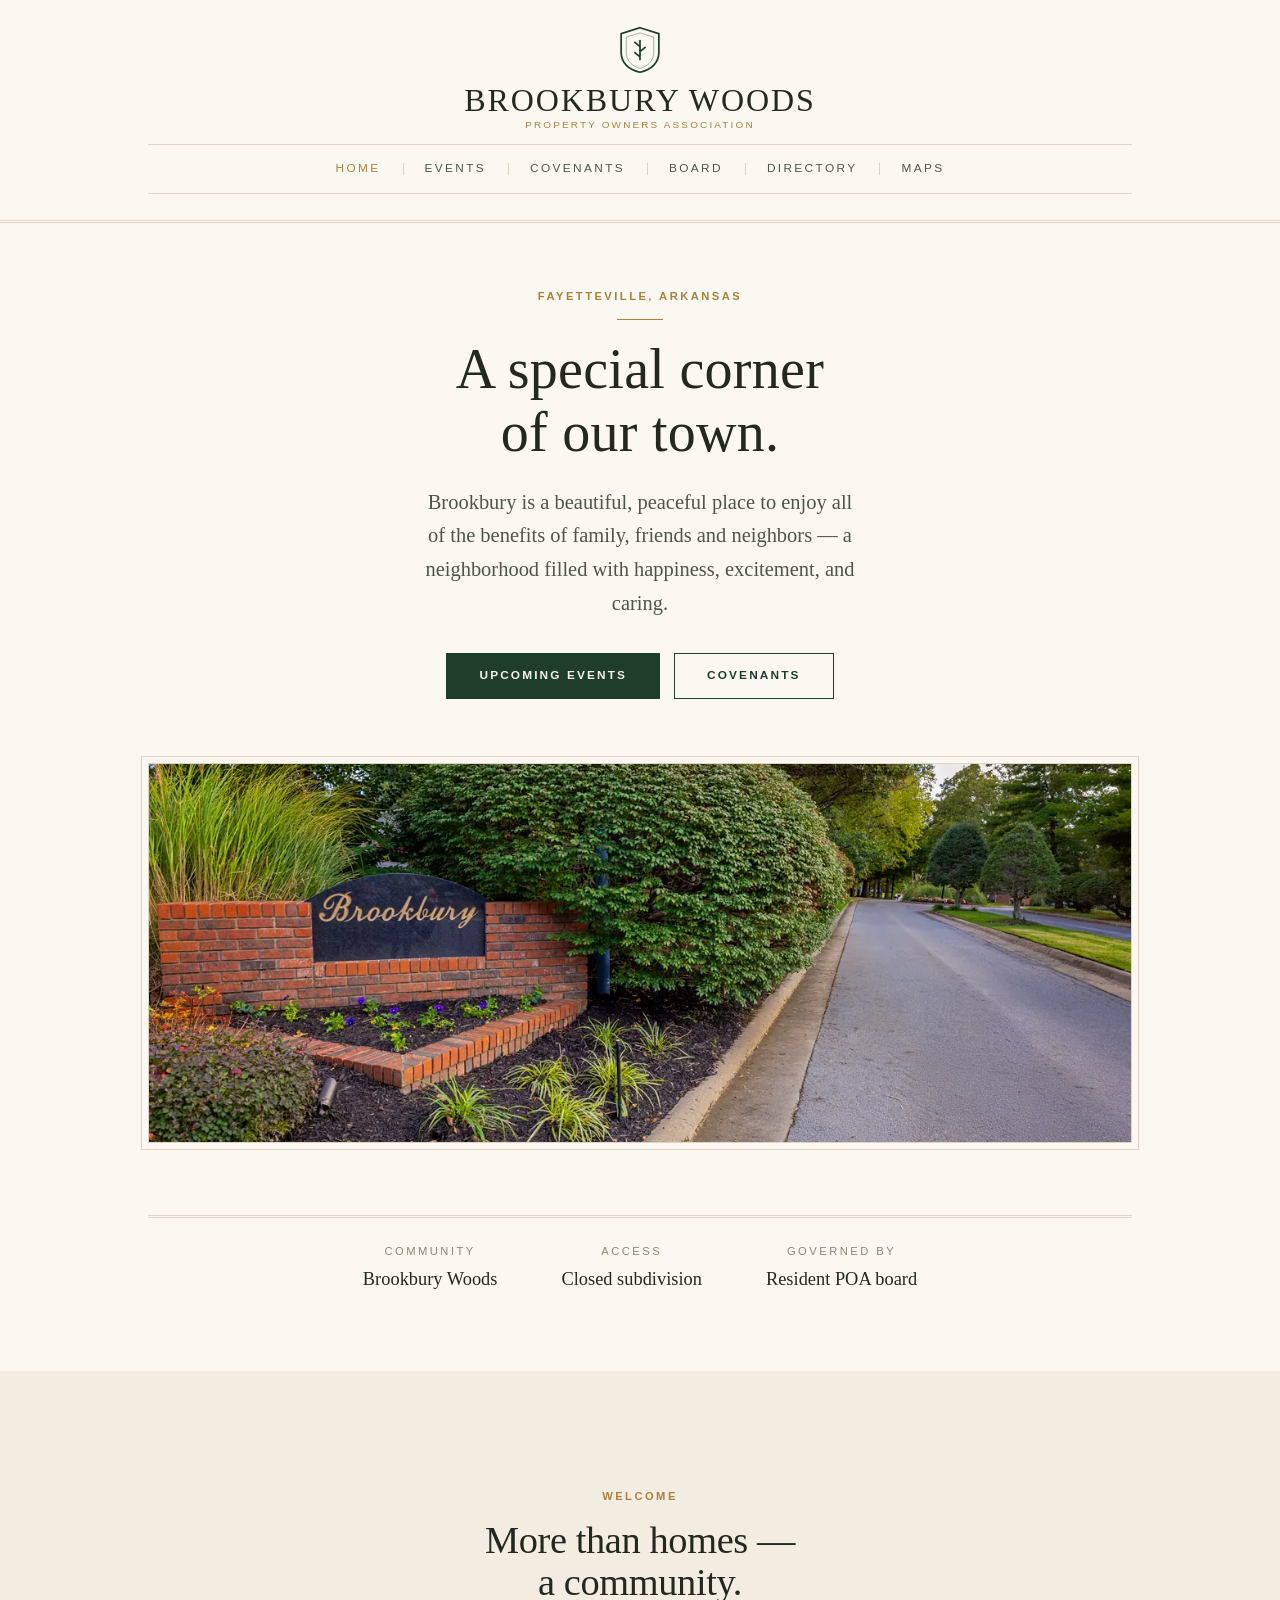
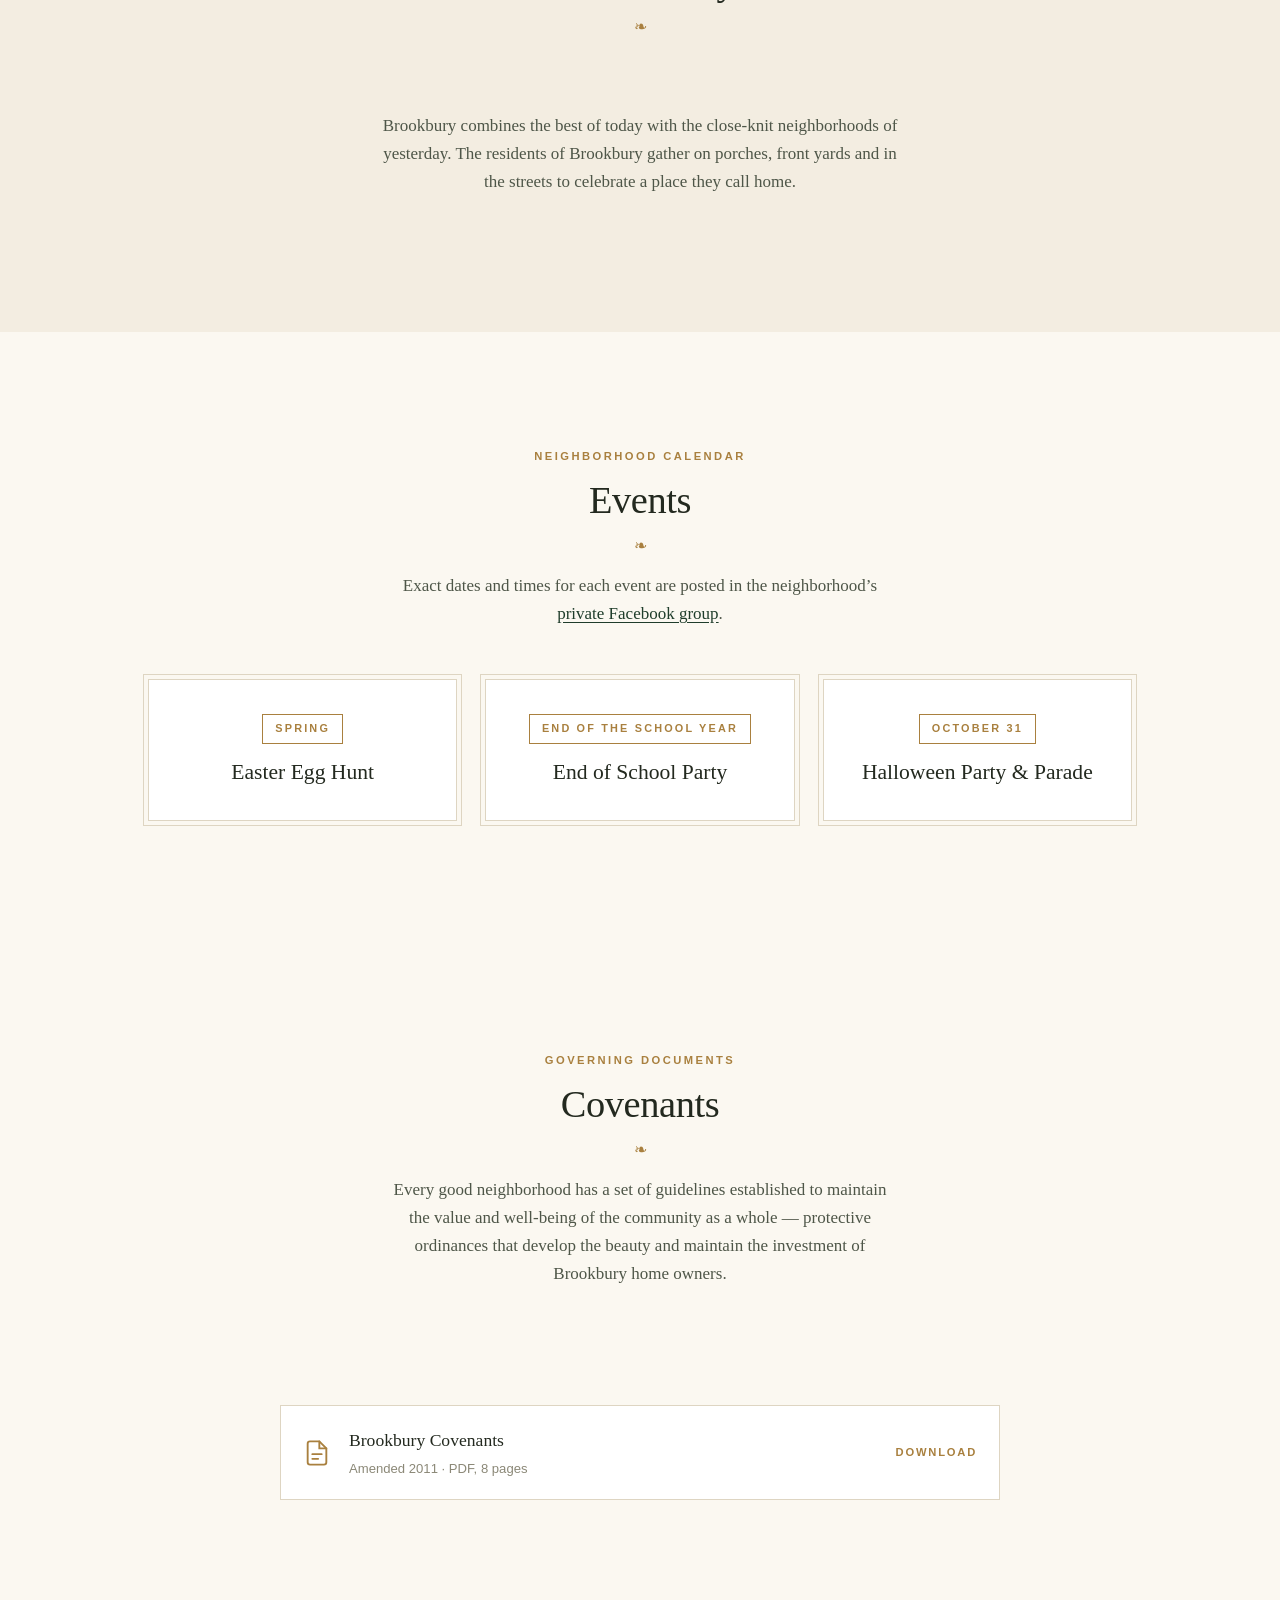
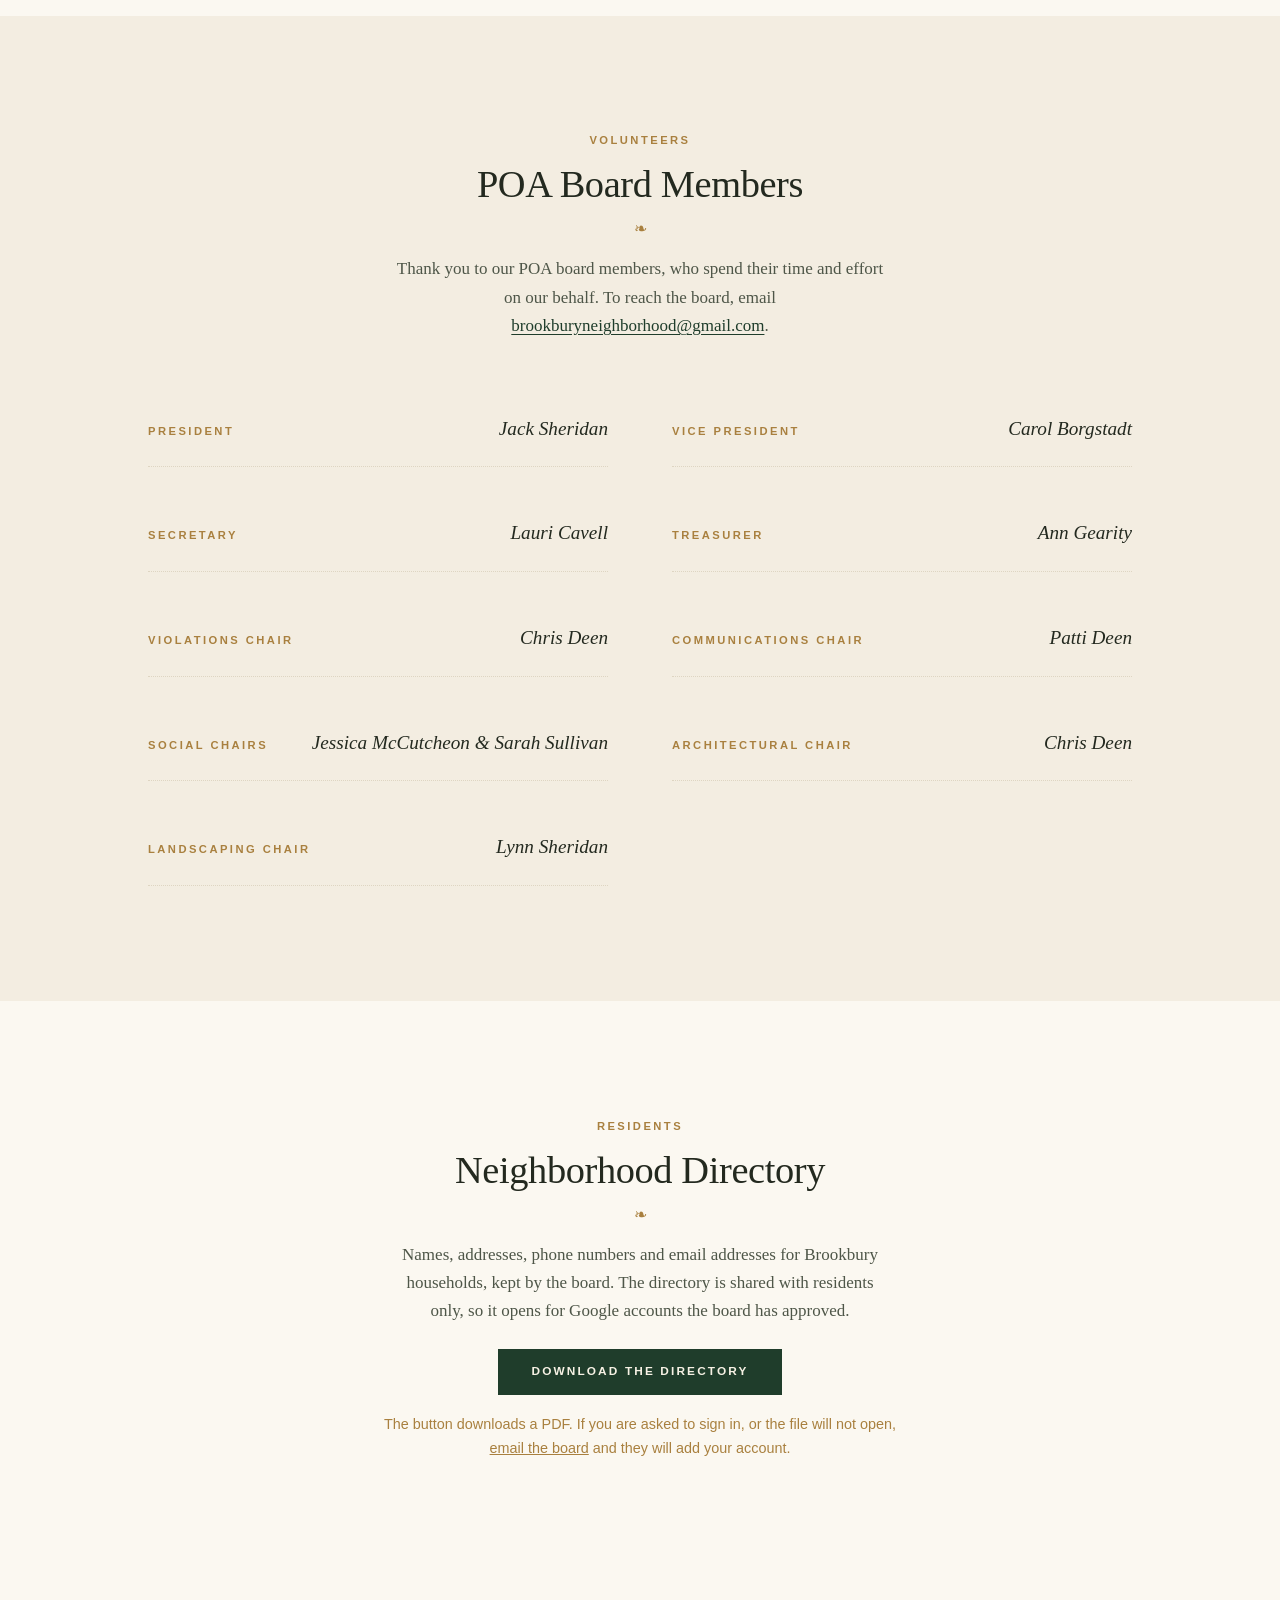
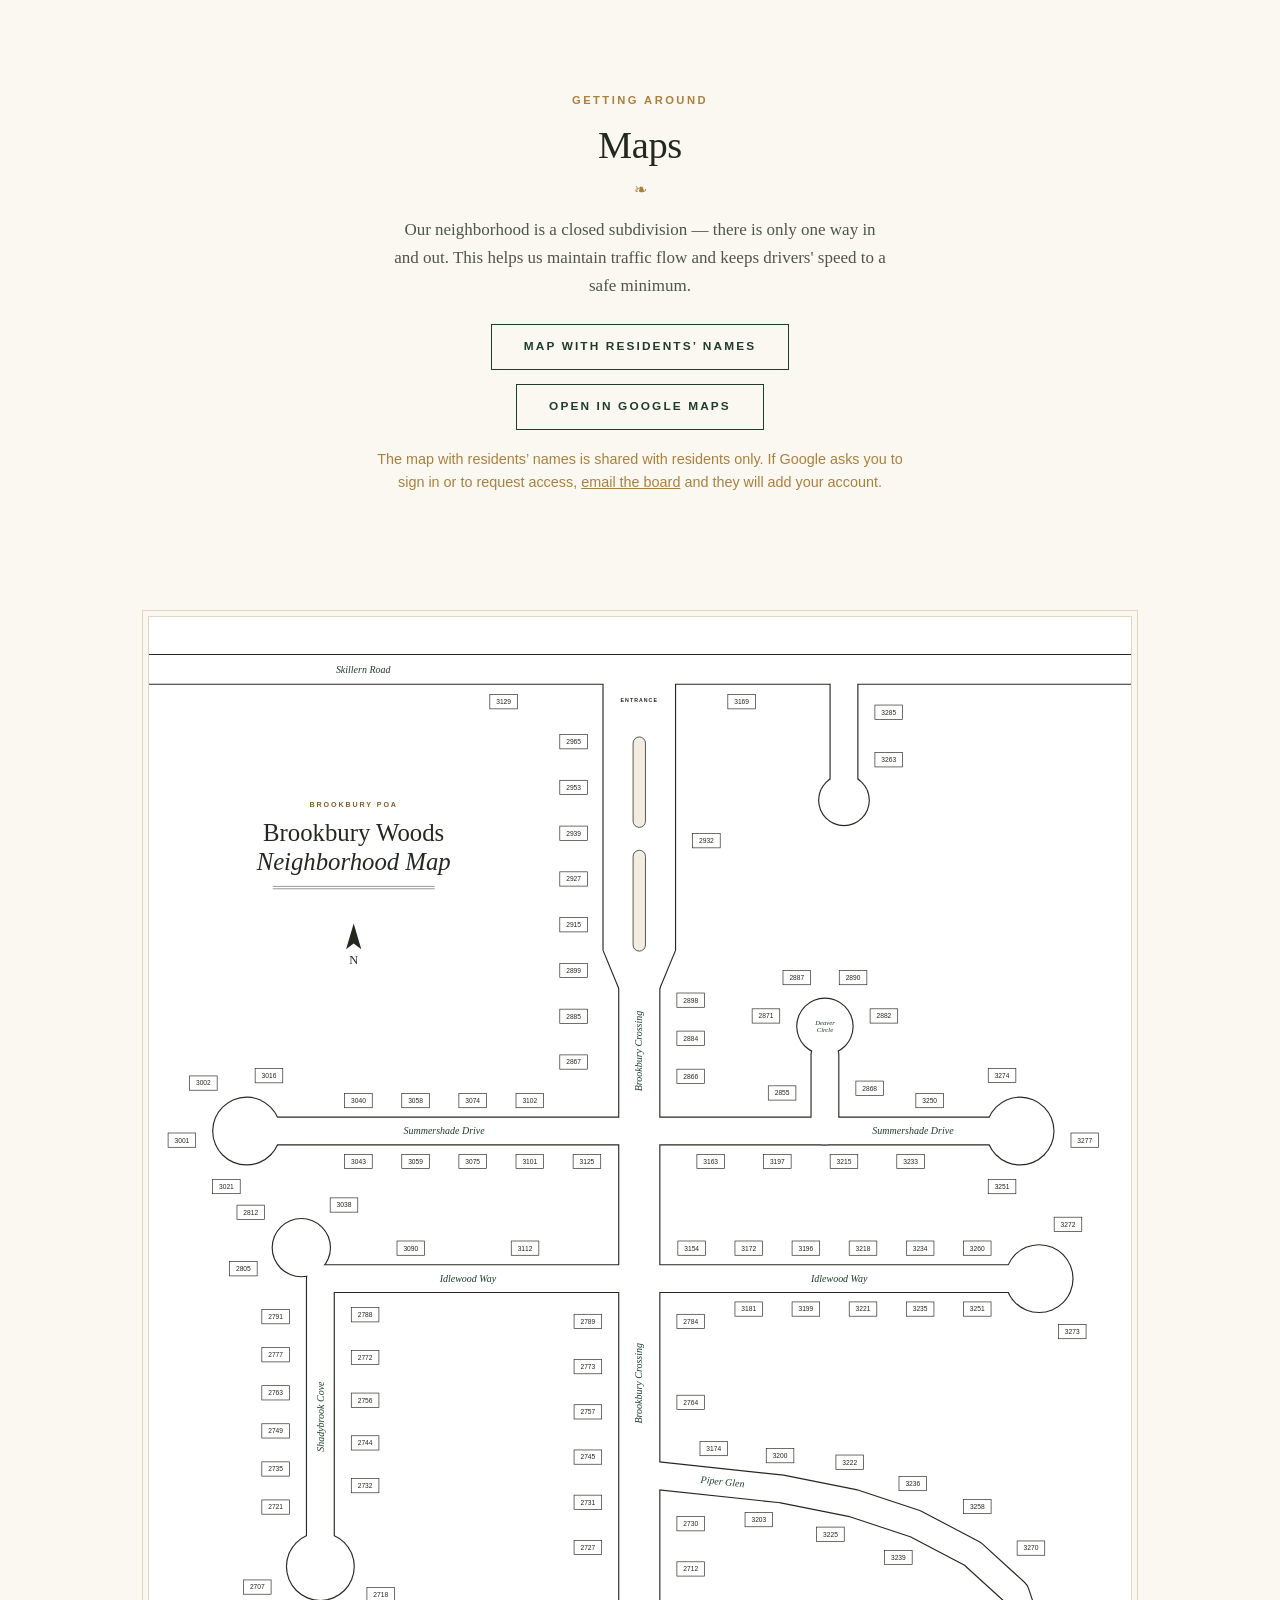
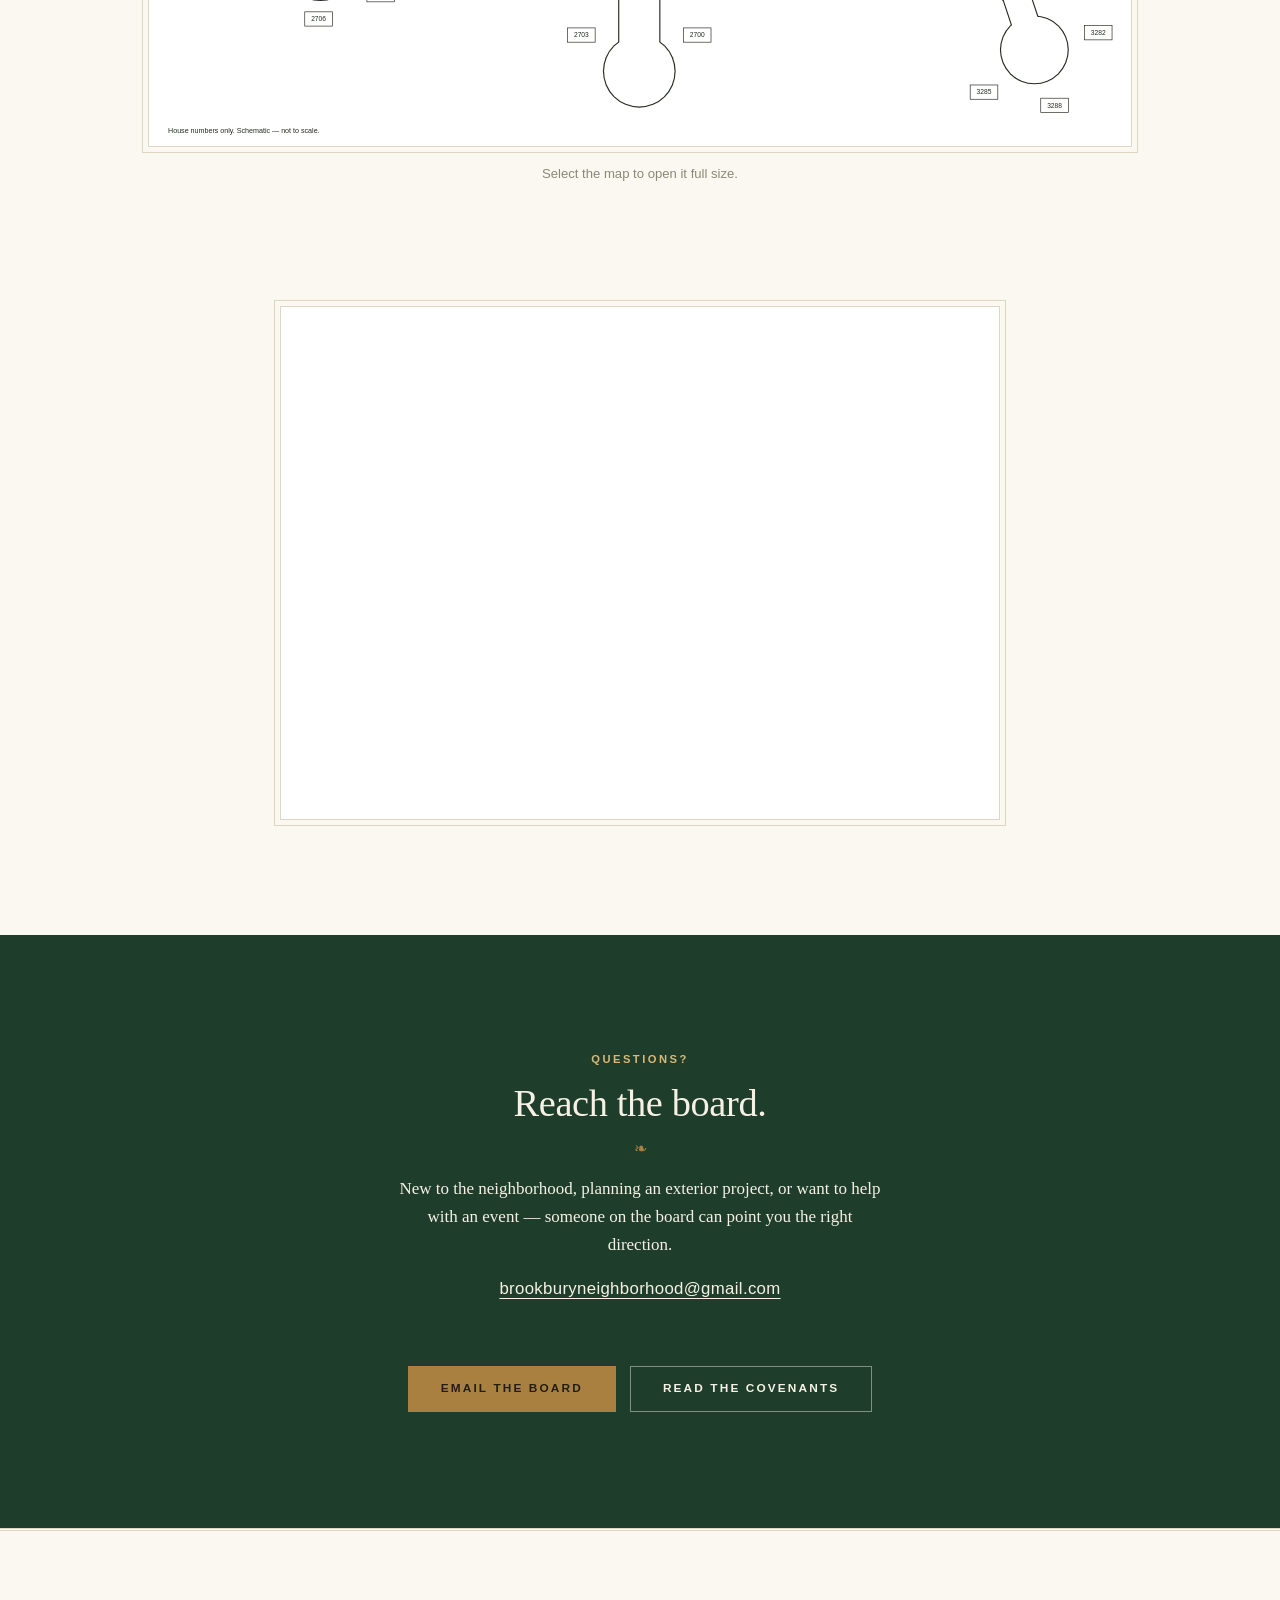
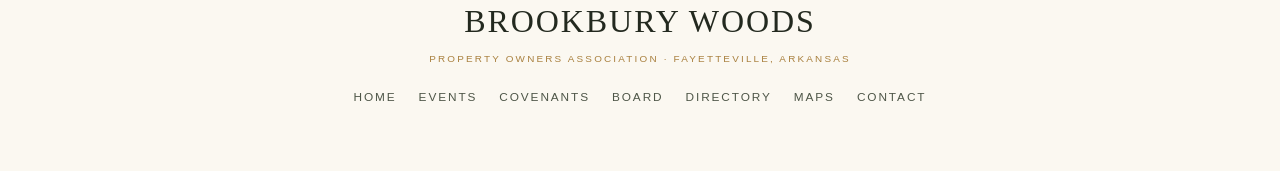
<file: index.html>
<!DOCTYPE html>
<html lang="en">
<head>
<meta charset="utf-8">
<meta name="viewport" content="width=device-width, initial-scale=1">
<title>Brookbury Woods Property Owners Association</title>
<meta name="description" content="Brookbury Woods Property Owners Association — a closed subdivision in Fayetteville, Arkansas. Events, covenants, board members and maps.">
<link rel="stylesheet" href="assets/css/site.css">
</head>
<body>

<a class="skip" href="#main">Skip to content</a>

<!-- ============================================================
     Heritage Oak — the chosen design direction.
     Content is illustrative; see README for what still needs real
     copy, photography and document links.
     ============================================================ -->
<div class="site">

  <header class="site-header">
    <div class="wrap header-inner">

      <a class="brand" href="#top">
        <span class="brand-mark" aria-hidden="true">
          <svg class="mark-crest" viewBox="0 0 48 56" fill="none">
            <path d="M24 2 46 9v22c0 12-9 20-22 23C11 51 2 43 2 31V9L24 2Z" stroke="currentColor" stroke-width="2"/>
            <path d="M24 8 40 13v18c0 9.5-7 16-16 18.5C15 47 8 40.5 8 31V13L24 8Z" stroke="currentColor" stroke-width="1" opacity=".45"/>
            <path d="M24 17v22M24 24l-6-5M24 30l6-5M24 36l-6-5" stroke="currentColor" stroke-width="2" stroke-linecap="round"/>
          </svg>
        </span>
        <span class="brand-text">
          <span class="brand-name">Brookbury Woods</span>
          <span class="brand-sub">Property Owners Association</span>
        </span>
      </a>

      <nav class="nav" aria-label="Main">
        <a href="#welcome" class="is-current">Home</a>
        <a href="#events">Events</a>
        <a href="#documents">Covenants</a>
        <a href="#board">Board</a>
        <a href="#directory">Directory</a>
        <a href="#map">Maps</a>
      </nav>

      <div class="header-actions">
        <a class="btn btn-primary btn-sm" href="#contact">Contact the Board</a>
      </div>
    </div>
  </header>

  <main id="main">

    <!-- ---------- HERO ---------- -->
    <section class="hero" id="top">
      <div class="wrap hero-inner">
        <div class="hero-copy">
          <p class="eyebrow">Fayetteville, Arkansas</p>
          <h1 class="display">A special corner<br>of our town.</h1>
          <p class="lede">Brookbury is a beautiful, peaceful place to enjoy all of the benefits of family,
            friends and neighbors&nbsp;— a neighborhood filled with happiness, excitement, and caring.</p>
          <div class="actions">
            <a class="btn btn-primary" href="#events">Upcoming events</a>
            <a class="btn btn-ghost" href="#documents">Covenants</a>
          </div>
        </div>

        <div class="hero-art">
          <img class="scene" src="assets/images/brookbury-entrance.webp"
            srcset="assets/images/brookbury-entrance-1200.webp 1200w, assets/images/brookbury-entrance.webp 2048w"
            sizes="(max-width: 1080px) 90vw, 984px"
            width="2048" height="1310"
            alt="The Brookbury entrance sign, a brick wall with a black plaque in script lettering, beside a rounded shrub and a tree-lined street">
        </div>
      </div>

      <div class="wrap">
        <ul class="facts">
          <li class="fact"><span class="fact-k">Community</span><span class="fact-v">Brookbury Woods</span></li>
          <li class="fact"><span class="fact-k">Access</span><span class="fact-v">Closed subdivision</span></li>
          <li class="fact"><span class="fact-k">Governed by</span><span class="fact-v">Resident POA board</span></li>
        </ul>
      </div>
    </section>

    <!-- ---------- WELCOME ---------- -->
    <section class="section section-welcome" id="welcome">
      <div class="wrap welcome-grid">
        <div class="section-head">
          <p class="kicker">Welcome</p>
          <h2 class="h2">More than homes —<br>a community.</h2>
        </div>
        <div class="prose">
          <p>Brookbury combines the best of today with the close-knit neighborhoods of yesterday. The
            residents of Brookbury gather on porches, front yards and in the streets to celebrate a place
            they call home.</p>
        </div>
      </div>
    </section>

    <!-- ---------- EVENTS ---------- -->
    <section class="section section-events" id="events">
      <div class="wrap">
        <div class="section-head">
          <p class="kicker">Neighborhood calendar</p>
          <h2 class="h2">Events</h2>
          <p class="section-intro">Exact dates and times for each event are posted in the neighborhood&rsquo;s
            <a href="https://www.facebook.com/groups/1006555320950084/" target="_blank" rel="noopener noreferrer">private
            Facebook group</a>.</p>
        </div>

        <ul class="grid grid-3 events">
          <li class="card event-card">
            <span class="card-tag">Spring</span>
            <h3 class="card-title">Easter Egg Hunt</h3>
          </li>
          <li class="card event-card">
            <span class="card-tag">End of the school year</span>
            <h3 class="card-title">End of School Party</h3>
          </li>
          <li class="card event-card">
            <span class="card-tag">October 31</span>
            <h3 class="card-title">Halloween Party &amp; Parade</h3>
          </li>
        </ul>
      </div>
    </section>

    <!-- ---------- DOCUMENTS ---------- -->
    <section class="section section-docs" id="documents">
      <div class="wrap docs-grid">
        <div class="section-head">
          <p class="kicker">Governing documents</p>
          <h2 class="h2">Covenants</h2>
          <p class="section-intro">Every good neighborhood has a set of guidelines established to maintain
            the value and well-being of the community as a whole&nbsp;— protective ordinances that develop the
            beauty and maintain the investment of Brookbury home owners.</p>
        </div>

        <ul class="doc-list">
          <li>
            <a class="doc" href="assets/docs/brookbury-covenants.pdf">
              <span class="doc-icon" aria-hidden="true">
              <svg viewBox="0 0 24 24" fill="none"><path d="M14 2H6a2 2 0 0 0-2 2v16a2 2 0 0 0 2 2h12a2 2 0 0 0 2-2V8l-6-6Z" stroke="currentColor" stroke-width="1.6" stroke-linejoin="round"/><path d="M14 2v6h6M8 13h8M8 17h5" stroke="currentColor" stroke-width="1.6" stroke-linecap="round"/></svg>
            </span>
              <span class="doc-text">
                <span class="doc-title">Brookbury Covenants</span>
                <span class="doc-sub">Amended 2011 · PDF, 8 pages</span>
              </span>
              <span class="doc-cta">Download</span>
            </a>
          </li>
        </ul>
      </div>
    </section>

    <!-- ---------- BOARD ---------- -->
    <section class="section section-board" id="board">
      <div class="wrap">
        <div class="section-head">
          <p class="kicker">Volunteers</p>
          <h2 class="h2">POA Board Members</h2>
          <p class="section-intro">Thank you to our POA board members, who spend their time and effort on our
            behalf. To reach the board, email <a href="mailto:brookburyneighborhood@gmail.com">brookburyneighborhood@gmail.com</a>.</p>
        </div>

        <ul class="board-grid">
          <li class="member"><span class="member-role">President</span><span class="member-name">Jack Sheridan</span></li>
          <li class="member"><span class="member-role">Vice President</span><span class="member-name">Carol Borgstadt</span></li>
          <li class="member"><span class="member-role">Secretary</span><span class="member-name">Lauri Cavell</span></li>
          <li class="member"><span class="member-role">Treasurer</span><span class="member-name">Ann Gearity</span></li>
          <li class="member"><span class="member-role">Violations Chair</span><span class="member-name">Chris Deen</span></li>
          <li class="member"><span class="member-role">Communications Chair</span><span class="member-name">Patti Deen</span></li>
          <li class="member"><span class="member-role">Social Chairs</span><span class="member-name">Jessica McCutcheon &amp; Sarah Sullivan</span></li>
          <li class="member"><span class="member-role">Architectural Chair</span><span class="member-name">Chris Deen</span></li>
          <li class="member"><span class="member-role">Landscaping Chair</span><span class="member-name">Lynn Sheridan</span></li>
        </ul>
      </div>
    </section>

    <!-- ---------- DIRECTORY ---------- -->
    <section class="section section-directory" id="directory">
      <div class="wrap">
        <div class="section-head">
          <p class="kicker">Residents</p>
          <h2 class="h2">Neighborhood Directory</h2>
          <p class="section-intro">Names, addresses, phone numbers and email addresses for Brookbury
            households, kept by the board. The directory is shared with residents only, so it opens
            for Google accounts the board has approved.</p>
          <div class="section-actions">
            <a class="btn btn-primary" href="https://docs.google.com/spreadsheets/d/1v3SQKKlPdVTnprCDTSyMB_dMHzYt3XugHPW79UC_R_I/export?format=pdf&amp;gid=742127593&amp;portrait=false&amp;fitw=true&amp;size=letter&amp;gridlines=false&amp;printtitle=false&amp;sheetnames=false&amp;fzr=true&amp;pagenum=CENTER&amp;top_margin=0.4&amp;bottom_margin=0.4&amp;left_margin=0.35&amp;right_margin=0.35" target="_blank" rel="noopener noreferrer">Download the directory</a>
          </div>
          <p class="note">The button downloads a PDF. If you are asked to sign in, or the file will
            not open,
            <a href="mailto:brookburyneighborhood@gmail.com?subject=Directory%20access">email the board</a>
            and they will add your account.</p>
        </div>
      </div>
    </section>

    <!-- ---------- MAP ---------- -->
    <section class="section section-map" id="map">
      <div class="wrap map-grid">
        <div class="section-head">
          <p class="kicker">Getting around</p>
          <h2 class="h2">Maps</h2>
          <p class="section-intro">Our neighborhood is a closed subdivision&nbsp;— there is only one way in and
            out. This helps us maintain traffic flow and keeps drivers' speed to a safe minimum.</p>
          <div class="section-actions">
            <a class="btn btn-ghost" href="https://drive.google.com/file/d/1Y01YIlb2qIhcW2WADfpIRL15frCHssta/view" target="_blank" rel="noopener noreferrer">Map with residents&rsquo; names</a>
            <a class="btn btn-ghost" href="https://www.google.com/maps/search/?api=1&amp;query=N+Brookbury+Crossing%2C+Fayetteville%2C+AR+72703" target="_blank" rel="noopener noreferrer">Open in Google Maps</a>
          </div>
          <p class="note">The map with residents&rsquo; names is shared with residents only. If Google asks
            you to sign in or to request access,
            <a href="mailto:brookburyneighborhood@gmail.com?subject=Map%20access">email the board</a>
            and they will add your account.</p>
        </div>

        <figure class="neighborhood-map">
          <a href="assets/maps/brookbury-map.svg" target="_blank" rel="noopener">
            <img src="assets/maps/brookbury-map.svg" width="2063" height="2372" loading="lazy"
              alt="Brookbury Woods neighborhood map showing each home's house number along Skillern Road, Brookbury Crossing, Summershade Drive, Deaver Circle, Idlewood Way, Shadybrook Cove and Piper Glen">
          </a>
          <figcaption>Select the map to open it full size.</figcaption>
        </figure>

        <div class="map-panel">
          <iframe class="map-embed" title="Map of the Brookbury neighborhood, Fayetteville, Arkansas"
            src="https://maps.google.com/maps?q=N+Brookbury+Crossing,+Fayetteville,+AR+72703&amp;z=16&amp;output=embed" loading="lazy" referrerpolicy="no-referrer-when-downgrade"></iframe>
        </div>
      </div>
    </section>

    <!-- ---------- CONTACT ---------- -->
    <section class="section section-contact" id="contact">
      <div class="wrap contact-inner">
        <div>
          <p class="kicker">Questions?</p>
          <h2 class="h2">Reach the board.</h2>
          <p class="section-intro">New to the neighborhood, planning an exterior project, or want to help
            with an event&nbsp;— someone on the board can point you the right direction.</p>
          <p class="contact-email"><a href="mailto:brookburyneighborhood@gmail.com">brookburyneighborhood@gmail.com</a></p>
        </div>
        <div class="contact-actions">
          <a class="btn btn-primary" href="mailto:brookburyneighborhood@gmail.com">Email the board</a>
          <a class="btn btn-ghost" href="#documents">Read the covenants</a>
        </div>
      </div>
    </section>

  </main>

  <footer class="site-footer">
    <div class="wrap footer-inner">
      <div class="footer-brand">
        <span class="brand-name">Brookbury Woods</span>
        <span class="brand-sub"><span>Property Owners Association</span><span class="brand-sep"> · </span><span>Fayetteville, Arkansas</span></span>
      </div>
      <nav class="footer-nav" aria-label="Footer">
        <a href="#welcome">Home</a>
        <a href="#events">Events</a>
        <a href="#documents">Covenants</a>
        <a href="#board">Board</a>
        <a href="#directory">Directory</a>
        <a href="#map">Maps</a>
        <a href="#contact">Contact</a>
      </nav>
    </div>
  </footer>

</div>

</body>
</html>
</file>
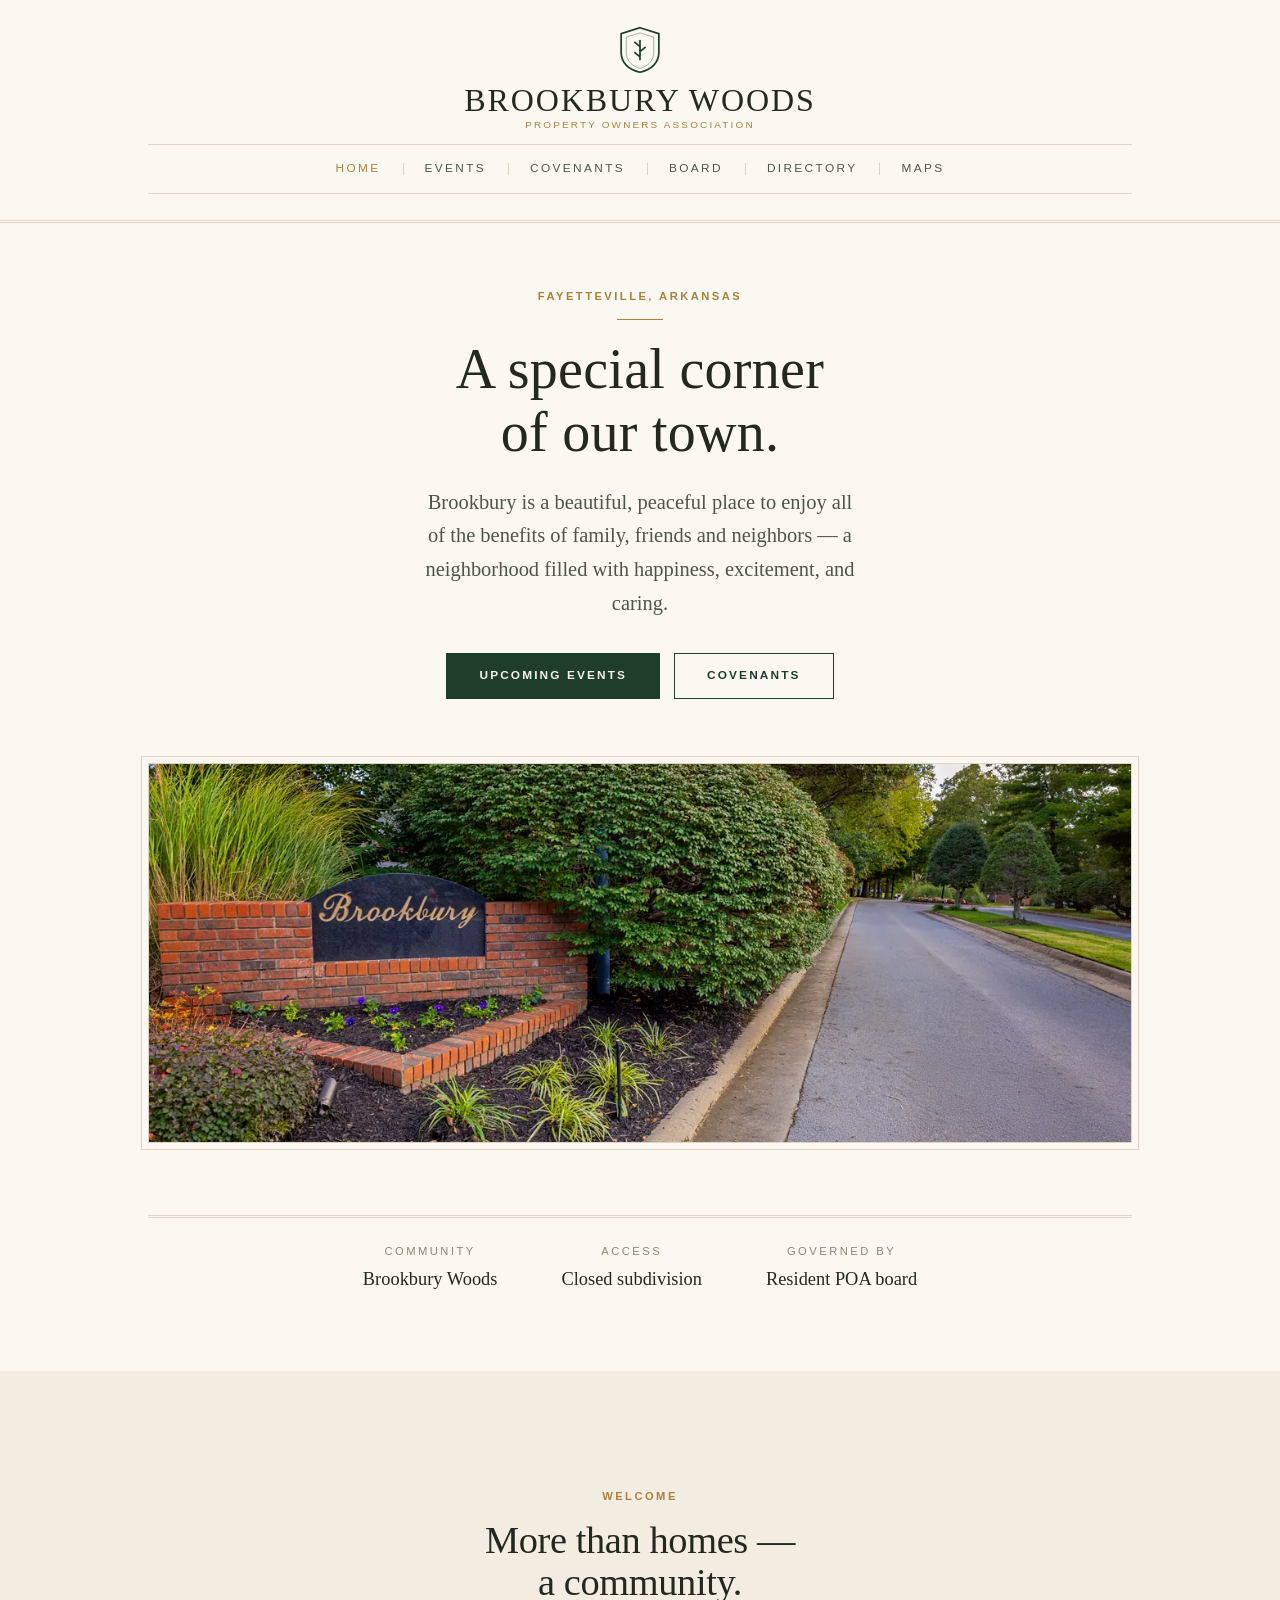
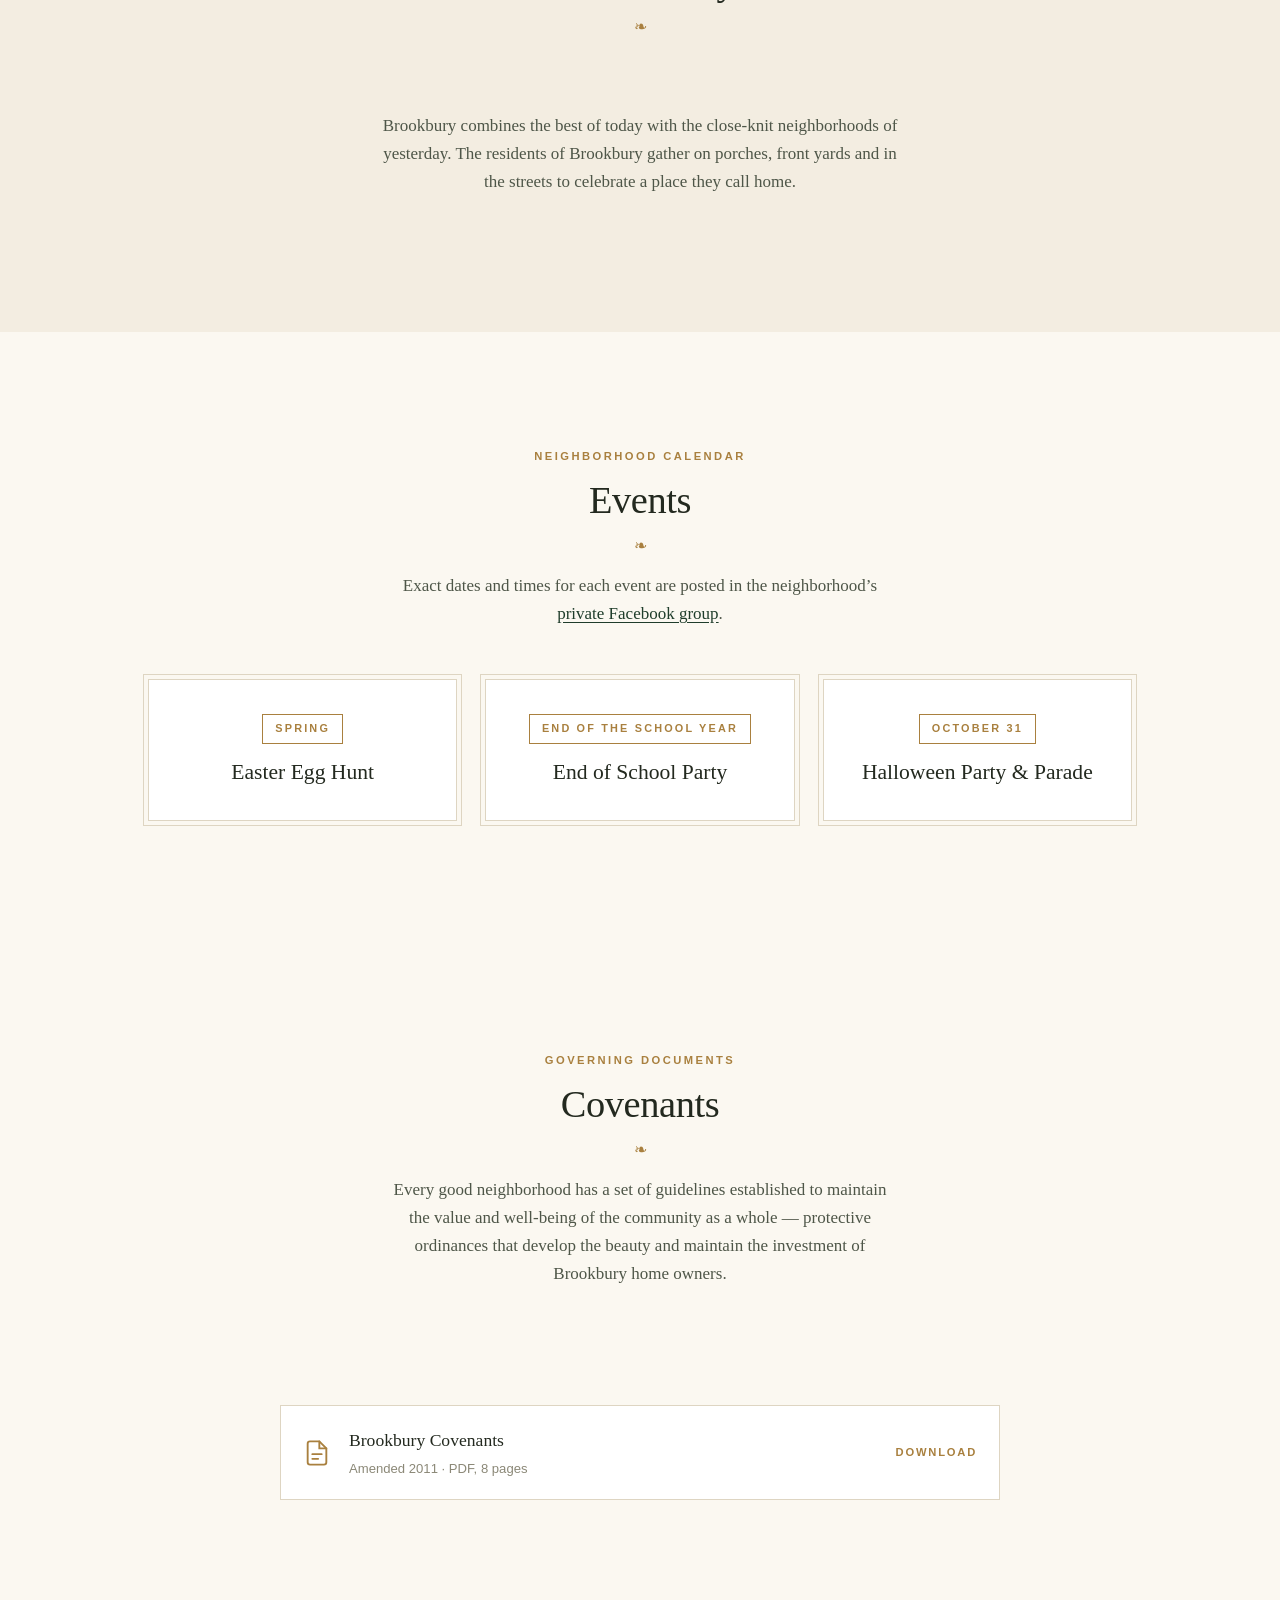
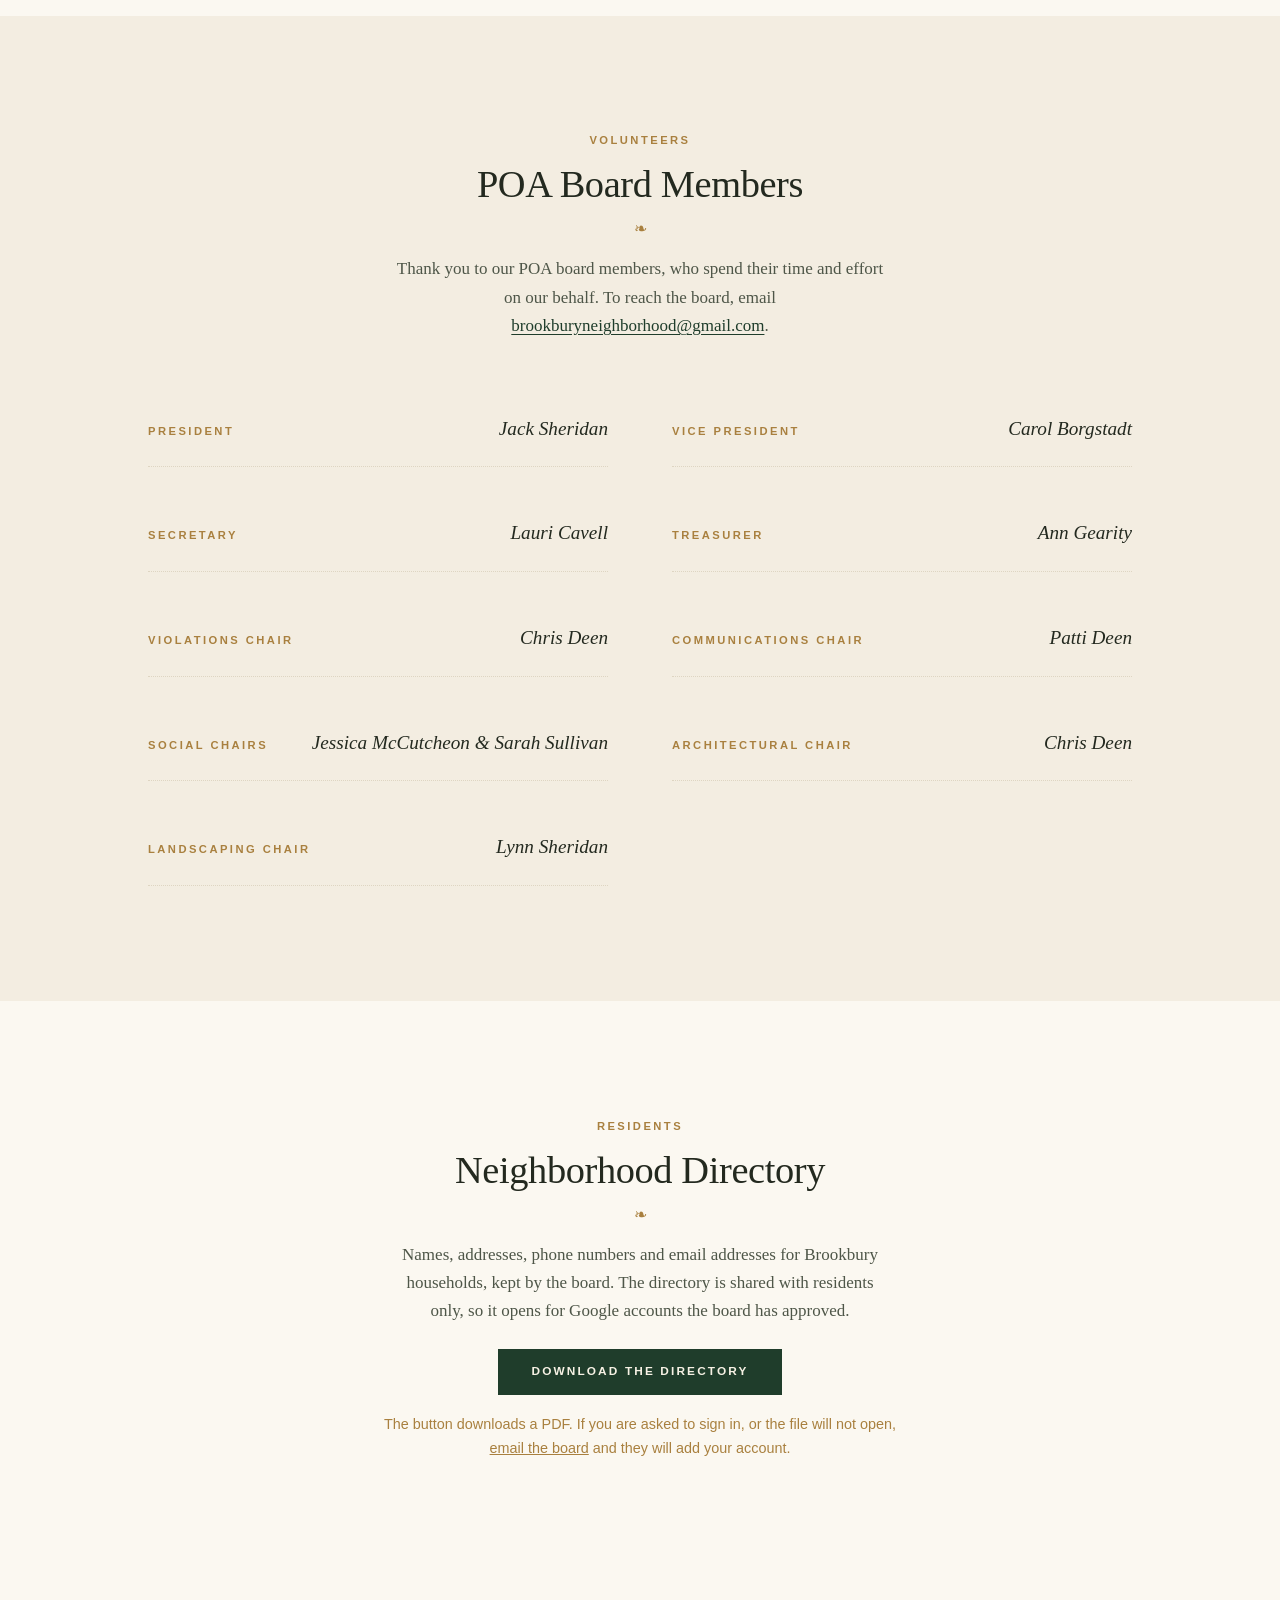
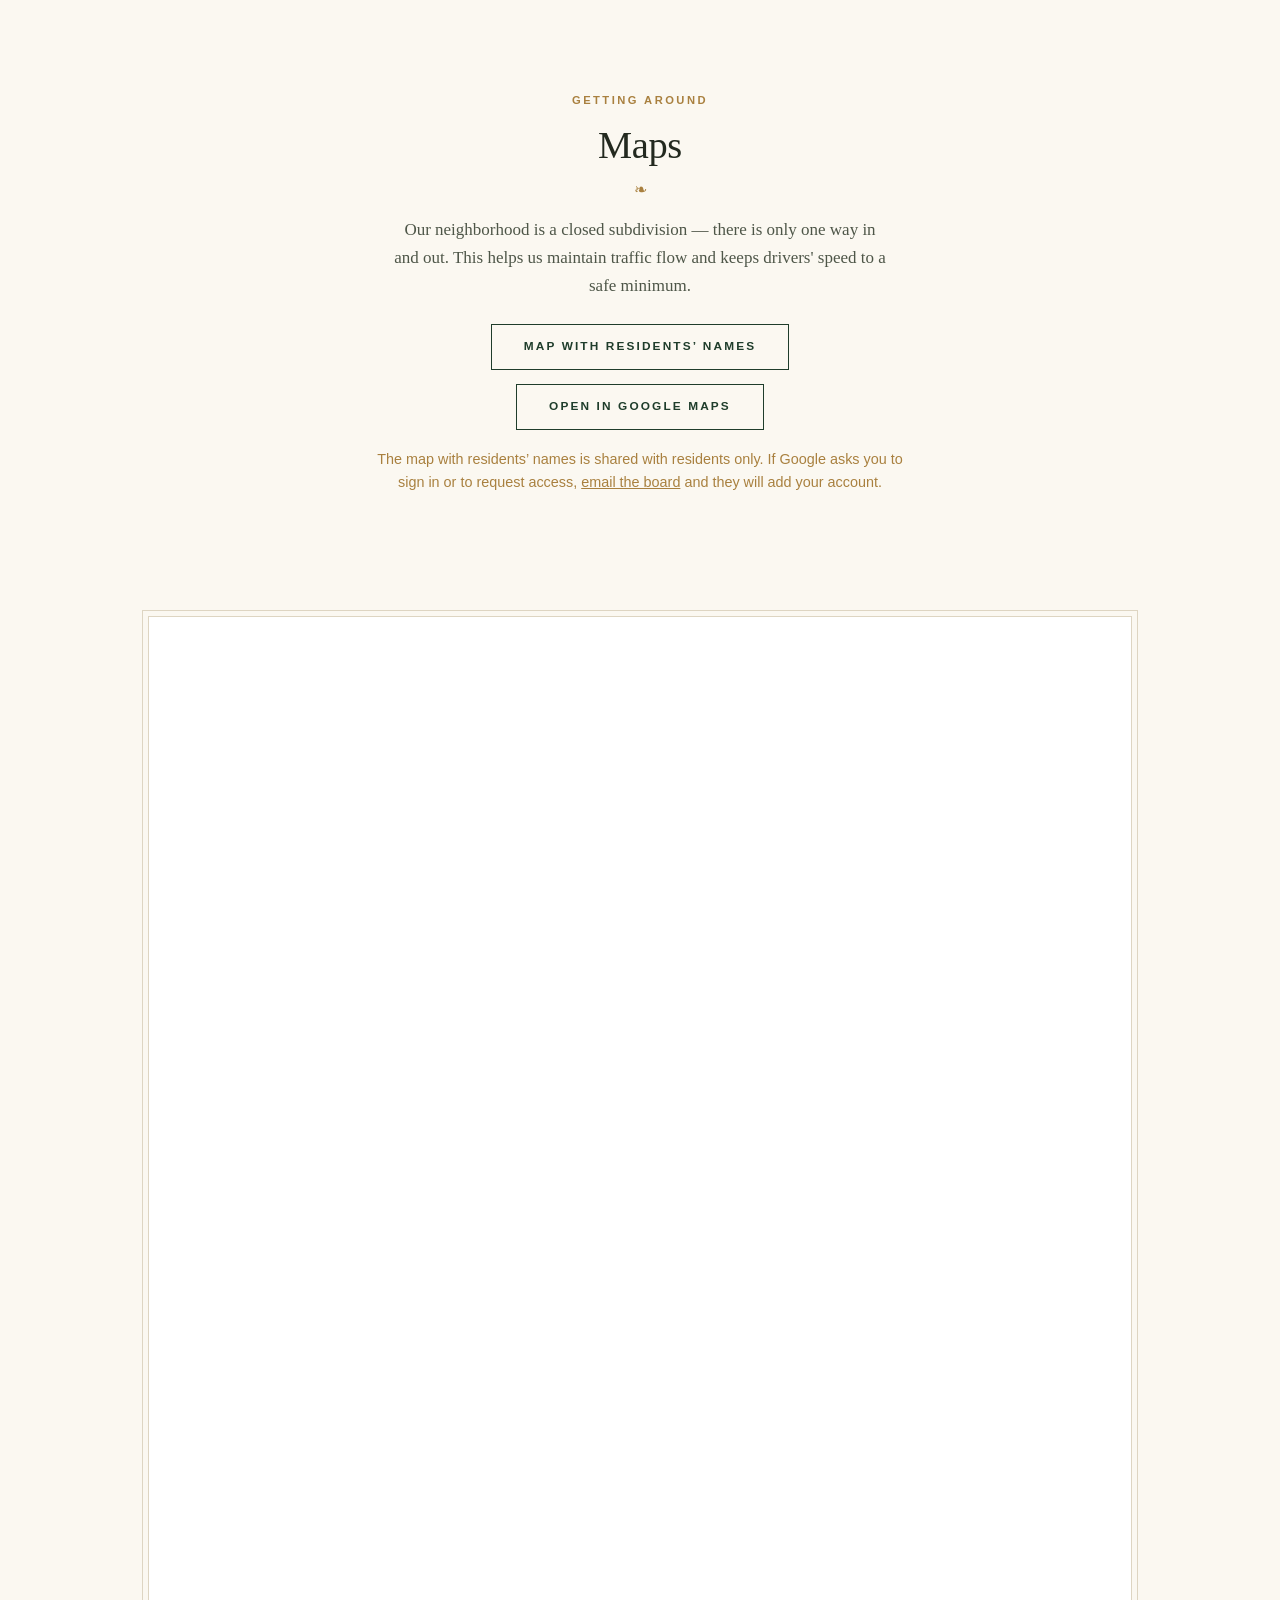
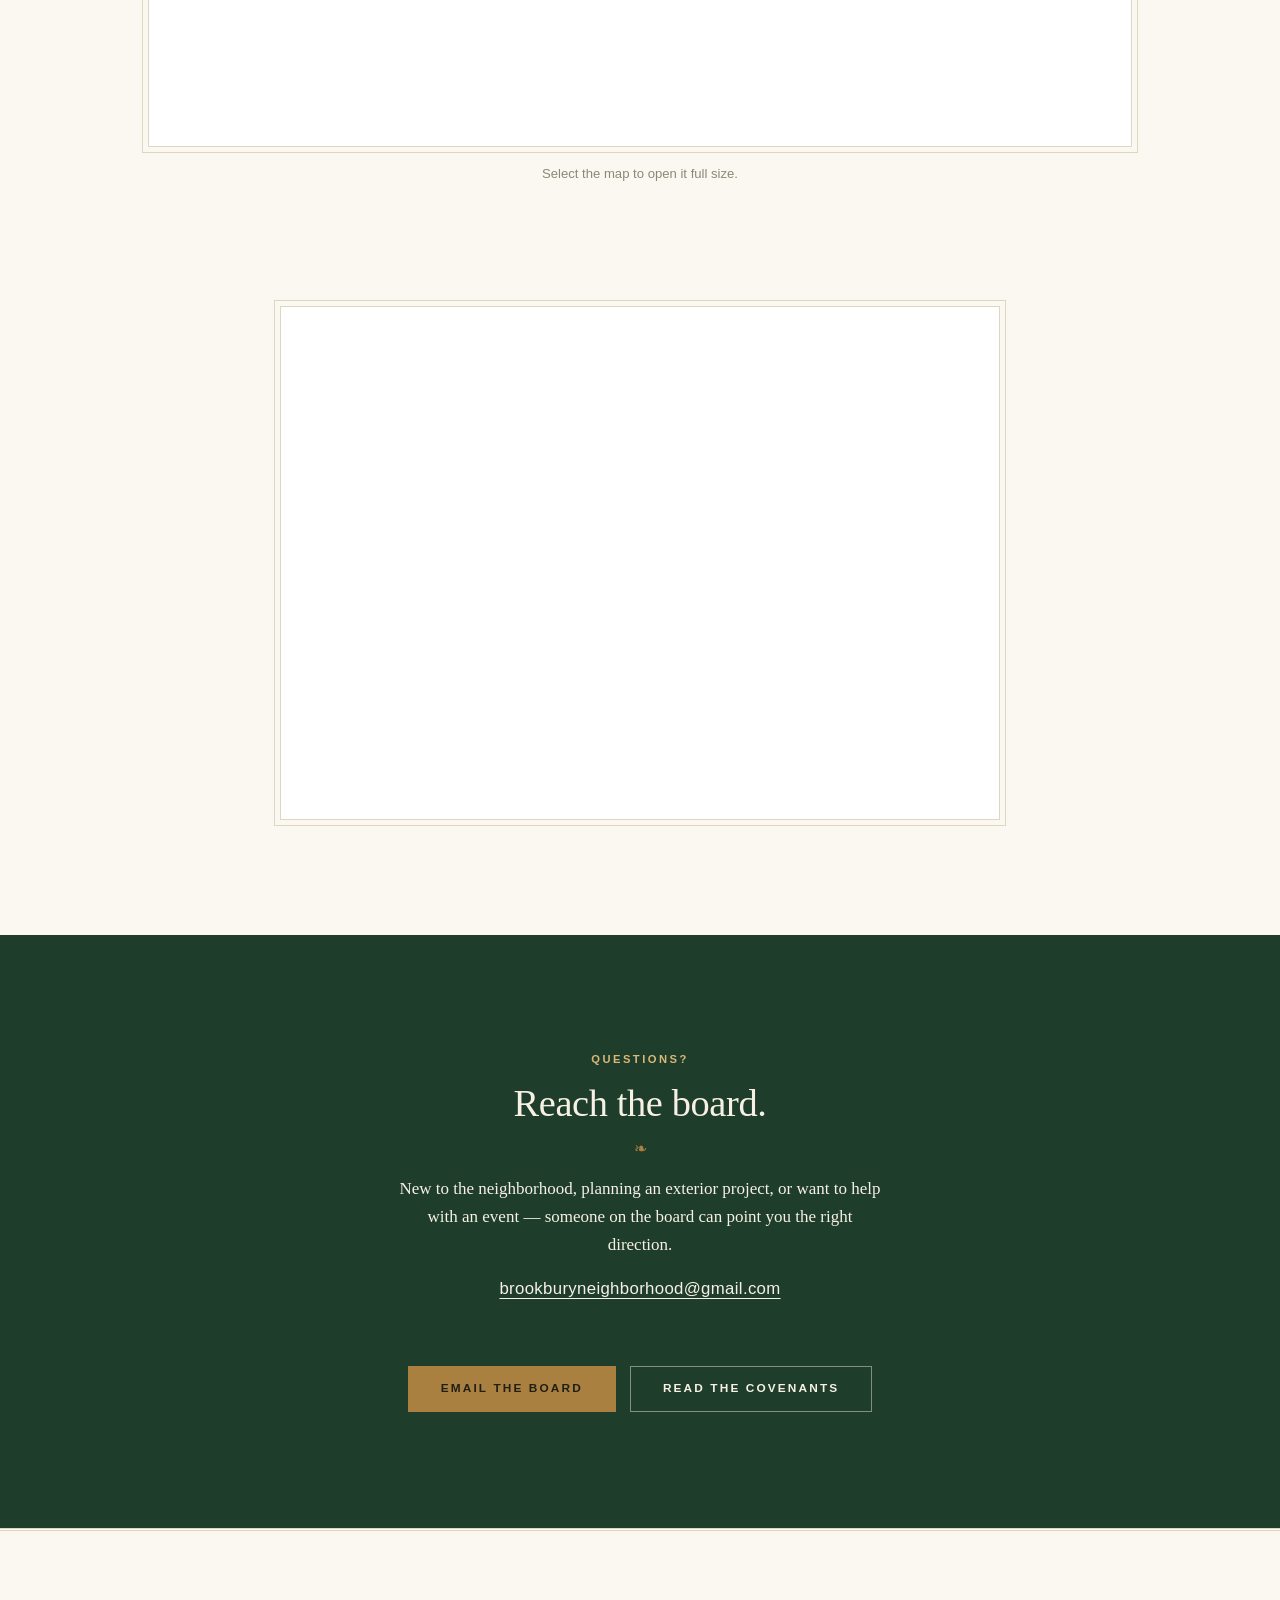
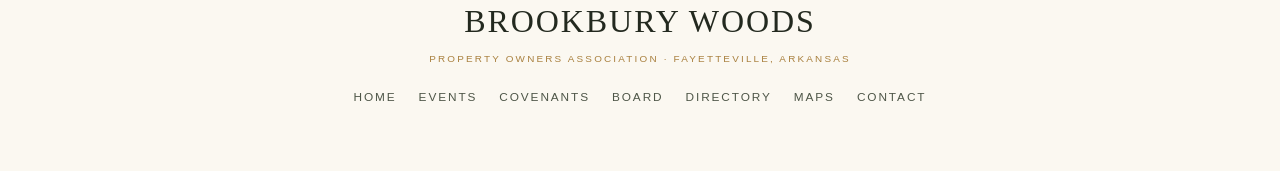
<file: overview.html>
<!DOCTYPE html>
<html lang="en">
<head>
<meta charset="utf-8">
<!-- The five-direction contact sheet is retired: Heritage Oak was chosen.
     This redirect only exists so links already shared with the board still land
     somewhere useful. Safe to delete once those links have aged out. -->
<meta http-equiv="refresh" content="0; url=index.html">
<title>Brookbury — moved</title>
</head>
<body><p><a href="index.html">Brookbury Property Owners Association</a></p></body>
</html>
</file>
<file: assets/css/site.css>
/* ============================================================
   BROOKBURY POA — Heritage Oak
   Established, traditional, trusted: symmetry, a crest, hairline
   double rules, engraved small caps.

   One stylesheet, three parts:
     1. tokens      — the palette, type scale and rhythm
     2. structure   — layout for every block on the page
     3. treatment   — the Heritage Oak styling on top of it
   Responsive overrides live at the very end and win by source order.
   ============================================================ */

/* ------------------------------------------------------------
   1 · TOKENS
   ------------------------------------------------------------ */

:root {
  /* palette */
  --bg: #FBF8F1;
  --surface: #FFFFFF;
  --surface-2: #F3EDE1;
  --ink: #23291F;
  --ink-2: #4E5648;
  --muted: #8B8877;
  --line: #DED5C2;
  --brand: #1F3D2B;
  --brand-ink: #F6F1E4;
  --accent: #A9803F;

  /* type */
  --font-display: "Iowan Old Style", "Palatino Linotype", Palatino, "Book Antiqua", Georgia, serif;
  --font-body: "Iowan Old Style", Palatino, Georgia, serif;
  --font-ui: "Gill Sans", "Gill Sans MT", Optima, "Trebuchet MS", sans-serif;
  --display-size: clamp(2.3rem, 4.4vw, 3.5rem);
  --display-weight: 400;
  --display-lh: 1.12;
  --display-ls: 0.005em;
  --h2-size: clamp(1.8rem, 3vw, 2.5rem);
  --h2-weight: 400;
  --h2-ls: -0.01em;
  --body-size: 1.0625rem;
  --body-lh: 1.65;
  --lede-size: clamp(1.05rem, 1.6vw, 1.3rem);
  --kicker-size: 0.7rem;
  --kicker-ls: 0.22em;
  --kicker-tf: uppercase;
  --kicker-weight: 600;

  /* shape */
  --radius-card: 0;
  --radius-btn: 0;
  --radius-pill: 0;
  --border-w: 1px;
  --shadow: none;
  --shadow-lift: none;

  /* rhythm */
  --wrap: 1080px;
  --gutter: clamp(20px, 5vw, 48px);
  --section-pad: clamp(64px, 9vw, 128px);
  --grid-gap: 28px;

  /* plat map */
  --mp-bg: #FBF8F1;
  --mp-road: #DED5C2;
  --mp-lot: #EFE7D6;
  --mp-lot-line: #D3C7AE;
}

/* ------------------------------------------------------------
   2 · STRUCTURE
   ------------------------------------------------------------ */

*, *::before, *::after { box-sizing: border-box; }

html { scroll-behavior: smooth; -webkit-text-size-adjust: 100%; }

@media (prefers-reduced-motion: reduce) {
  html { scroll-behavior: auto; }
  *, *::before, *::after {
    animation-duration: .01ms !important;
    transition-duration: .01ms !important;
  }
}

body {
  margin: 0;
  background: var(--bg);
  color: var(--ink);
  font-family: var(--font-body);
  font-size: var(--body-size);
  line-height: var(--body-lh);
  -webkit-font-smoothing: antialiased;
}

img, svg { max-width: 100%; }
a { color: inherit; }

.skip {
  position: absolute; left: -9999px; top: 0; z-index: 100;
  background: var(--ink); color: var(--bg); padding: 12px 18px;
}
.skip:focus { left: 12px; top: 12px; }

:focus-visible { outline: 2px solid var(--accent); outline-offset: 3px; }

/* framed plates and offset rules intentionally exceed the container — clip
   rather than scroll (clip, not hidden, so nothing becomes a scroll container) */
.site { overflow-x: clip; }

.wrap {
  width: 100%;
  max-width: var(--wrap);
  margin-inline: auto;
  padding-inline: var(--gutter);
}

/* ---------------- header ---------------- */

.site-header {
  border-bottom: var(--border-w) solid var(--line);
  background: var(--bg);
  position: relative;
  z-index: 20;
}
.header-inner {
  display: flex;
  align-items: center;
  gap: 32px;
  min-height: 84px;
}
.brand { display: flex; align-items: center; gap: 12px; text-decoration: none; }
.brand-mark { display: block; flex: none; color: var(--brand); }
.brand-text { display: flex; flex-direction: column; line-height: 1.15; }
.brand-name {
  font-family: var(--font-display);
  font-size: 1.4rem;
  font-weight: var(--display-weight);
  letter-spacing: var(--display-ls);
}
.brand-sub {
  font-family: var(--font-ui);
  font-size: 0.7rem;
  letter-spacing: 0.08em;
  text-transform: uppercase;
  color: var(--muted);
}

.nav {
  display: flex;
  align-items: center;
  gap: 26px;
  margin-left: auto;
  font-family: var(--font-ui);
  font-size: 0.9rem;
}
.nav a { text-decoration: none; color: var(--ink-2); padding: 6px 0; }
.nav a:hover { color: var(--ink); }
.nav a.is-current { color: var(--ink); }

.header-actions { display: flex; }

/* ---------------- buttons ---------------- */

.btn {
  display: inline-flex;
  align-items: center;
  justify-content: center;
  gap: 8px;
  font-family: var(--font-ui);
  font-size: 0.95rem;
  font-weight: 600;
  line-height: 1;
  padding: 15px 26px;
  border: var(--border-w) solid transparent;
  border-radius: var(--radius-btn);
  text-decoration: none;
  cursor: pointer;
  transition: transform .15s ease, background .15s ease, color .15s ease, border-color .15s ease;
}
.btn-sm { padding: 11px 18px; font-size: 0.85rem; }
.btn-primary { background: var(--brand); color: var(--brand-ink); }
.btn-primary:hover { transform: translateY(-1px); }
.btn-ghost { background: transparent; color: var(--ink); border-color: var(--line); }
.btn-ghost:hover { border-color: var(--ink); }

/* ---------------- hero ---------------- */

.hero { position: relative; padding-top: clamp(48px, 7vw, 96px); padding-bottom: clamp(40px, 6vw, 80px); }
.hero-inner {
  display: grid;
  grid-template-columns: 1.05fr 1fr;
  align-items: center;
  gap: clamp(32px, 5vw, 72px);
}
.eyebrow {
  font-family: var(--font-ui);
  font-size: var(--kicker-size);
  letter-spacing: var(--kicker-ls);
  text-transform: var(--kicker-tf);
  font-weight: var(--kicker-weight);
  color: var(--accent);
  margin: 0 0 18px;
}
.display {
  font-family: var(--font-display);
  font-size: var(--display-size);
  font-weight: var(--display-weight);
  line-height: var(--display-lh);
  letter-spacing: var(--display-ls);
  margin: 0 0 22px;
}
.lede { font-size: var(--lede-size); color: var(--ink-2); margin: 0 0 32px; max-width: 46ch; }
.actions { display: flex; flex-wrap: wrap; gap: 14px; }

.hero-art { position: relative; }
.scene {
  display: block;
  width: 100%;
  height: clamp(280px, 34vw, 440px);
  object-fit: cover;
  object-position: center;
  border-radius: var(--radius-card);
  overflow: hidden;
  color: var(--brand);
}

.facts {
  list-style: none;
  display: flex;
  flex-wrap: wrap;
  gap: clamp(24px, 5vw, 64px);
  margin: clamp(40px, 6vw, 72px) 0 0;
  padding: 24px 0 0;
  border-top: var(--border-w) solid var(--line);
}
.fact { display: flex; flex-direction: column; gap: 4px; }
.fact-k {
  font-family: var(--font-ui);
  font-size: var(--kicker-size);
  letter-spacing: var(--kicker-ls);
  text-transform: var(--kicker-tf);
  color: var(--muted);
}
.fact-v { font-family: var(--font-display); font-size: 1.15rem; }

/* ---------------- sections ---------------- */

.section { padding-block: var(--section-pad); }
.section-head { max-width: 62ch; }
.section-head.row {
  display: flex; align-items: flex-end; justify-content: space-between;
  gap: 24px; max-width: none;
}
.kicker {
  font-family: var(--font-ui);
  font-size: var(--kicker-size);
  letter-spacing: var(--kicker-ls);
  text-transform: var(--kicker-tf);
  font-weight: var(--kicker-weight);
  color: var(--accent);
  margin: 0 0 14px;
}
.h2 {
  font-family: var(--font-display);
  font-size: var(--h2-size);
  font-weight: var(--h2-weight);
  letter-spacing: var(--h2-ls);
  line-height: 1.1;
  margin: 0;
  text-wrap: balance;
}
.section-intro { color: var(--ink-2); margin: 18px 0 0; max-width: 58ch; }
.note { font-family: var(--font-ui); font-size: 0.9rem; color: var(--accent); margin: 18px 0 0; }
.link-more {
  font-family: var(--font-ui); font-size: 0.9rem; font-weight: 600;
  text-decoration: none; color: var(--accent); white-space: nowrap;
}

.welcome-grid, .docs-grid, .map-grid {
  display: grid;
  grid-template-columns: 1fr 1.2fr;
  gap: clamp(32px, 6vw, 88px);
  align-items: start;
}
.prose p { margin: 0 0 20px; color: var(--ink-2); }
.pull {
  margin: 32px 0 0;
  padding: 0 0 0 24px;
  border-left: 3px solid var(--accent);
  font-family: var(--font-display);
  font-size: 1.35rem;
  line-height: 1.4;
  color: var(--ink);
}

/* ---------------- cards / events ---------------- */

.grid { list-style: none; margin: clamp(32px, 4vw, 56px) 0 0; padding: 0; display: grid; gap: var(--grid-gap); }
.grid-3 { grid-template-columns: repeat(3, 1fr); }

.card {
  background: var(--surface);
  border: var(--border-w) solid var(--line);
  border-radius: var(--radius-card);
  padding: clamp(24px, 3vw, 34px);
  box-shadow: var(--shadow);
  display: flex;
  flex-direction: column;
  gap: 12px;
  transition: transform .18s ease, box-shadow .18s ease, border-color .18s ease;
}
.card:hover { transform: translateY(-3px); box-shadow: var(--shadow-lift); }
.event-photo {
  display: block;
  width: calc(100% + 2 * clamp(24px, 3vw, 34px));
  height: clamp(150px, 16vw, 210px);
  margin: calc(-1 * clamp(24px, 3vw, 34px)) calc(-1 * clamp(24px, 3vw, 34px)) 10px;
  max-width: none;
  object-fit: cover;
  object-position: center;
}
.card-tag {
  align-self: flex-start;
  font-family: var(--font-ui);
  font-size: 0.68rem;
  letter-spacing: 0.12em;
  text-transform: uppercase;
  font-weight: 700;
  color: var(--brand-ink);
  background: var(--brand);
  padding: 6px 10px;
  border-radius: var(--radius-pill);
}
.card-title { font-family: var(--font-display); font-size: 1.35rem; font-weight: var(--h2-weight); margin: 4px 0 0; line-height: 1.2; }
.card-body { margin: 0; color: var(--ink-2); font-size: 0.98rem; }
.card-meta {
  margin-top: auto; padding-top: 14px;
  border-top: var(--border-w) solid var(--line);
  font-family: var(--font-ui); font-size: 0.8rem; color: var(--muted);
}

/* ---------------- documents ---------------- */

.doc-list { list-style: none; margin: 0; padding: 0; display: flex; flex-direction: column; gap: 14px; }
.doc {
  display: flex;
  align-items: center;
  gap: 18px;
  padding: 20px 22px;
  background: var(--surface);
  border: var(--border-w) solid var(--line);
  border-radius: var(--radius-card);
  transition: border-color .15s ease, background .15s ease, transform .15s ease;
}
.doc:hover { border-color: var(--accent); transform: translateX(2px); }
.doc-icon { flex: none; width: 28px; height: 28px; color: var(--accent); }
.doc-icon svg { display: block; width: 100%; height: 100%; }
.doc-text { display: flex; flex-direction: column; gap: 3px; }
.doc-title { font-family: var(--font-display); font-size: 1.1rem; font-weight: var(--h2-weight); }
.doc-sub { font-family: var(--font-ui); font-size: 0.82rem; color: var(--muted); }
.doc-cta {
  margin-left: auto; flex: none;
  font-family: var(--font-ui); font-size: 0.82rem; font-weight: 700;
  letter-spacing: 0.04em; color: var(--accent);
}

/* ---------------- board ---------------- */

.board-grid {
  list-style: none; margin: clamp(32px, 4vw, 56px) 0 0; padding: 0;
  display: grid; grid-template-columns: repeat(3, 1fr); gap: var(--grid-gap);
}
.member {
  display: flex; flex-direction: column; gap: 6px;
  padding: 22px 0;
  border-top: var(--border-w) solid var(--line);
}
.member-role {
  font-family: var(--font-ui); font-size: var(--kicker-size);
  letter-spacing: var(--kicker-ls); text-transform: var(--kicker-tf);
  color: var(--accent); font-weight: var(--kicker-weight);
}
.member-name { font-family: var(--font-display); font-size: 1.2rem; }

/* ---------------- map ---------------- */

.map-panel {
  background: var(--surface);
  border: var(--border-w) solid var(--line);
  border-radius: var(--radius-card);
  padding: clamp(20px, 3vw, 36px);
  box-shadow: var(--shadow);
}
.plat { display: block; width: 100%; height: auto; color: var(--mp-road); }
.p-bg { fill: var(--mp-bg); }
.p-road { stroke: var(--mp-road); }
.p-road-2 { stroke: var(--mp-road); }
.p-lots rect { fill: var(--mp-lot); stroke: var(--mp-lot-line); }
.p-marker circle { fill: var(--accent); }
.p-label {
  fill: var(--muted); font-family: var(--font-ui); font-size: 11px;
  letter-spacing: 0.14em; font-weight: 700;
}

/* ---------------- contact ---------------- */

.contact-inner {
  display: flex; align-items: center; justify-content: space-between;
  gap: clamp(28px, 5vw, 64px); flex-wrap: wrap;
}
.contact-actions { display: flex; gap: 14px; flex-wrap: wrap; }

/* ---------------- footer ---------------- */

.site-footer {
  border-top: var(--border-w) solid var(--line);
  background: var(--surface);
  padding-block: clamp(40px, 5vw, 64px);
}
.footer-inner { display: flex; flex-direction: column; gap: 20px; }
.footer-brand { display: flex; flex-direction: column; gap: 4px; }
.footer-nav { display: flex; flex-wrap: wrap; gap: 22px; font-family: var(--font-ui); font-size: 0.9rem; }
.footer-nav a { text-decoration: none; color: var(--ink-2); }
.footer-nav a:hover { color: var(--ink); }
.footer-note { font-family: var(--font-ui); font-size: 0.8rem; color: var(--muted); margin: 0; }

/* ------------------------------------------------------------
   3 · HERITAGE OAK TREATMENT
   ------------------------------------------------------------ */

/* the crest */
.mark-crest { display: block; width: 42px; height: 48px; }

/* centred, ceremonial header */
.site-header {
  border-bottom: 3px double var(--line);
  background: var(--bg);
}
.header-inner {
  flex-direction: column;
  gap: 14px;
  padding-block: 26px;
  text-align: center;
}
.brand { flex-direction: column; gap: 8px; }
.brand-text { align-items: center; }
.brand-name {
  font-size: 2rem;
  letter-spacing: 0.06em;
  text-transform: uppercase;
}
.brand-sub { letter-spacing: 0.22em; font-size: 0.62rem; color: var(--accent); }
.nav {
  margin: 0;
  gap: 0;
  border-top: 1px solid var(--line);
  border-bottom: 1px solid var(--line);
  padding-block: 4px;
  width: 100%;
  justify-content: center;
}
.nav a {
  font-size: 0.74rem;
  letter-spacing: 0.2em;
  text-transform: uppercase;
  padding: 10px 22px;
  position: relative;
}
.nav a + a::before {
  content: ""; position: absolute; left: 0; top: 50%; translate: 0 -50%;
  width: 1px; height: 12px; background: var(--line);
}
.nav a.is-current { color: var(--accent); }
.header-actions { display: none; }

/* buttons: engraved */
.btn {
  font-size: 0.74rem;
  letter-spacing: 0.18em;
  text-transform: uppercase;
  font-weight: 600;
  padding: 16px 32px;
}
.btn-ghost { border-color: var(--brand); color: var(--brand); }

/* hero: centred with a framed plate */
.hero-inner {
  grid-template-columns: 1fr;
  text-align: center;
  justify-items: center;
}
.hero { padding-top: clamp(36px, 5vw, 68px); }
.hero-copy { max-width: 46rem; order: 1; }
.hero-art { order: 2; width: 100%; }
.lede { margin-inline: auto; max-width: 42ch; }
.actions { justify-content: center; }
.eyebrow::after {
  content: ""; display: block; width: 46px; height: 1px;
  background: var(--accent); margin: 14px auto 0;
}
.scene {
  border: 1px solid var(--line);
  outline: 1px solid var(--line);
  outline-offset: 6px;
  height: clamp(240px, 30vw, 380px);
}
.facts { justify-content: center; text-align: center; border-top-style: double; border-top-width: 3px; }
.fact { align-items: center; }

/* sections: centred heads with an ornament */
.section-head:not(.row) { margin-inline: auto; text-align: center; }
.section-intro { margin-inline: auto; }
.section-events .section-head.row {
  flex-direction: column; align-items: center; text-align: center; gap: 10px;
}
.section-events .link-more { color: var(--accent); }
.h2::after {
  content: "❧";
  display: block;
  font-size: 1rem;
  color: var(--accent);
  margin-top: 16px;
  line-height: 1;
}
.section-head.row .h2::after { margin-bottom: 4px; }

.welcome-grid,
.docs-grid,
.map-grid { grid-template-columns: 1fr; justify-items: center; }
.prose { max-width: 62ch; text-align: center; }
.pull {
  border-left: 0;
  border-top: 1px solid var(--line);
  border-bottom: 1px solid var(--line);
  padding: 24px 0;
  font-style: italic;
  text-align: center;
}
.section-welcome { background: var(--surface-2); }

/* cards: plate-like */
.card {
  background: var(--surface);
  border: 1px solid var(--line);
  outline: 1px solid var(--line);
  outline-offset: 4px;
  text-align: center;
  align-items: center;
}
.card:hover { transform: none; border-color: var(--accent); }
.card-tag {
  background: transparent; color: var(--accent);
  border: 1px solid var(--accent); letter-spacing: 0.2em; padding: 5px 12px;
}
.card-meta { width: 100%; text-align: center; border-top-color: var(--line); }
.events { max-width: 100%; }

/* documents */
.doc-list { width: 100%; max-width: 720px; margin-top: 40px; }
.doc { background: var(--surface); }
.doc-cta { text-transform: uppercase; letter-spacing: 0.16em; font-size: 0.7rem; }
/* the document rows are real links now; keep them looking like rows */
a.doc { text-decoration: none; color: inherit; }
a.doc:focus-visible { outline: 2px solid var(--accent); outline-offset: 3px; }

/* board: register style */
.section-board { background: var(--surface-2); }
.board-grid { grid-template-columns: repeat(2, 1fr); column-gap: 64px; }
.member {
  flex-direction: row; align-items: baseline; justify-content: space-between;
  border-top: 0; border-bottom: 1px dotted var(--line); gap: 16px;
}
/* the role never breaks; a long name wraps and stays flush right */
.member-role { flex: none; }
.member-name { font-style: italic; text-align: right; }

/* map */
.map-panel { border: 1px solid var(--line); outline: 1px solid var(--line); outline-offset: 5px; max-width: 720px; margin-top: 44px; }

/* contact */
.section-contact { background: var(--brand); color: var(--brand-ink); }
.section-contact .h2,
.section-contact .section-intro { color: var(--brand-ink); }
.section-contact .kicker { color: #D9B978; }
.contact-inner { justify-content: center; text-align: center; flex-direction: column; }
.section-contact .btn-primary { background: var(--accent); color: #221E16; }
.section-contact .btn-ghost { color: var(--brand-ink); border-color: rgba(246,241,228,.45); }
.contact-actions { justify-content: center; }

.site-footer { background: var(--bg); border-top: 3px double var(--line); }
.footer-inner { align-items: center; text-align: center; }
.footer-brand { align-items: center; }
.footer-nav { justify-content: center; }
.footer-nav a { font-size: 0.74rem; letter-spacing: 0.16em; text-transform: uppercase; }

/* events: text-only plates until real photographs arrive */
.event-card { justify-content: flex-start; }
/* the base .card-tag hugs the left edge; on text-only plates it should sit centred */
.event-card .card-tag { align-self: center; }

/* links inside intro copy, e.g. the board's email address */
.section-intro a { color: var(--brand); text-underline-offset: 3px; }

/* a row of buttons under a section head */
.section-actions { display: flex; flex-wrap: wrap; justify-content: center; gap: 14px; margin-top: 24px; }

/* dues: one plate carrying the amount and the way to pay */
.dues-grid { display: grid; justify-items: center; }
.dues-pay {
  width: 100%; max-width: 480px; margin-top: 40px;
  display: flex; flex-direction: column; align-items: center; gap: 10px;
  padding: clamp(26px, 4vw, 40px); text-align: center;
  background: var(--surface);
  border: 1px solid var(--line); outline: 1px solid var(--line); outline-offset: 5px;
}
.dues-pay p { margin: 0; }
.dues-amount { font-family: var(--font-display); font-size: clamp(2.4rem, 5vw, 3.2rem); line-height: 1; }
.dues-pay .dues-due {
  font-family: var(--font-ui); font-size: 0.72rem; font-weight: 600;
  letter-spacing: 0.18em; text-transform: uppercase; color: var(--muted);
  margin-bottom: 8px;
}
.dues-pay .dues-handle { font-family: var(--font-ui); font-size: 0.92rem; color: var(--ink-2); margin-top: 6px; }
.dues-note { font-size: 0.9rem; color: var(--muted); max-width: 36ch; }

/* map: the live map replaces the drawn schematic */
.map-panel { width: 100%; }
.map-embed { display: block; width: 100%; height: clamp(280px, 42vw, 440px); border: 0; }
/* the neighborhood map: an overview on the page, readable once opened full size */
.neighborhood-map { width: 100%; max-width: 1000px; margin: 44px 0 0; }
.neighborhood-map a {
  display: block; background: #FFFFFF;
  border: 1px solid var(--line); outline: 1px solid var(--line); outline-offset: 5px;
}
.neighborhood-map a:focus-visible { outline: 2px solid var(--accent); }
.neighborhood-map img { display: block; width: 100%; height: auto; }
.neighborhood-map figcaption {
  margin-top: 16px; text-align: center;
  font-family: var(--font-ui); font-size: 0.82rem; color: var(--muted);
}

/* contact: the address itself, readable and copyable */
.contact-email { margin: 16px 0 0; font-family: var(--font-ui); font-size: 1.05rem; letter-spacing: 0.02em; }
/* padded out to a full-size tap target; the negative margin keeps the line where it was */
.section-contact .contact-email a {
  color: var(--brand-ink); text-underline-offset: 4px;
  display: inline-block; padding-block: 12px; margin-block: -12px;
}

/* ------------------------------------------------------------
   4 · RESPONSIVE
   Last in the file on purpose: these rules match the treatment
   above at equal specificity and win on source order.
   ------------------------------------------------------------ */

@media (max-width: 940px) {
  .hero-inner,
  .welcome-grid,
  .docs-grid,
  .map-grid { grid-template-columns: 1fr; }
  .grid-3 { grid-template-columns: repeat(2, 1fr); }
  .board-grid { grid-template-columns: repeat(2, 1fr); }
  .hero-copy { max-width: none; }
  /* the nav stays on one row down to phone width; taller links for touch */
  .nav a { padding: 12px 16px; }
}
@media (max-width: 620px) {
  .grid-3,
  .board-grid { grid-template-columns: 1fr; }
  /* stacked, so two values side by side don't read as one phrase */
  .facts { flex-direction: column; align-items: center; gap: 18px; }

  /* running text is left-aligned on phones, at full column width so its left
     edge lines up with the buttons and plates; headings stay centred */
  .section-head,
  .lede,
  .prose,
  .section-intro { max-width: none; }
  .lede,
  .prose,
  .section-intro,
  .note,
  .contact-email { text-align: left; }
  .header-inner { min-height: 68px; }
  .section-head.row { flex-direction: column; align-items: flex-start; }

  /* nav: rows of three with a short last row centred; the dividers would
     crowd the longer words */
  .nav { flex-wrap: wrap; padding-block: 0; }
  .nav a { flex: 0 0 calc(100% / 3); padding: 13px 4px; }
  .nav a + a::before { display: none; }

  /* calls to action: one full-width button per row, the same size in every section */
  .actions,
  .section-actions,
  .contact-actions { flex-direction: column; align-items: stretch; width: 100%; }
  .dues-pay .btn { align-self: stretch; }

  /* documents: Download drops under the title so neither has to wrap */
  .doc {
    display: grid; grid-template-columns: 28px 1fr;
    column-gap: 16px; row-gap: 10px; align-items: start;
  }
  .doc-icon { grid-row: span 2; }
  .doc-cta { margin-left: 0; }

  /* board: the dotted rules alone separate the rows */
  .board-grid { row-gap: 0; }
  .member { padding-block: 14px; }

  .footer-nav { column-gap: 20px; row-gap: 0; }
  .footer-nav a { padding-block: 12px; }
  .footer-brand .brand-sub span { display: block; }
  .footer-brand .brand-sub .brand-sep { display: none; }
}
</file>
